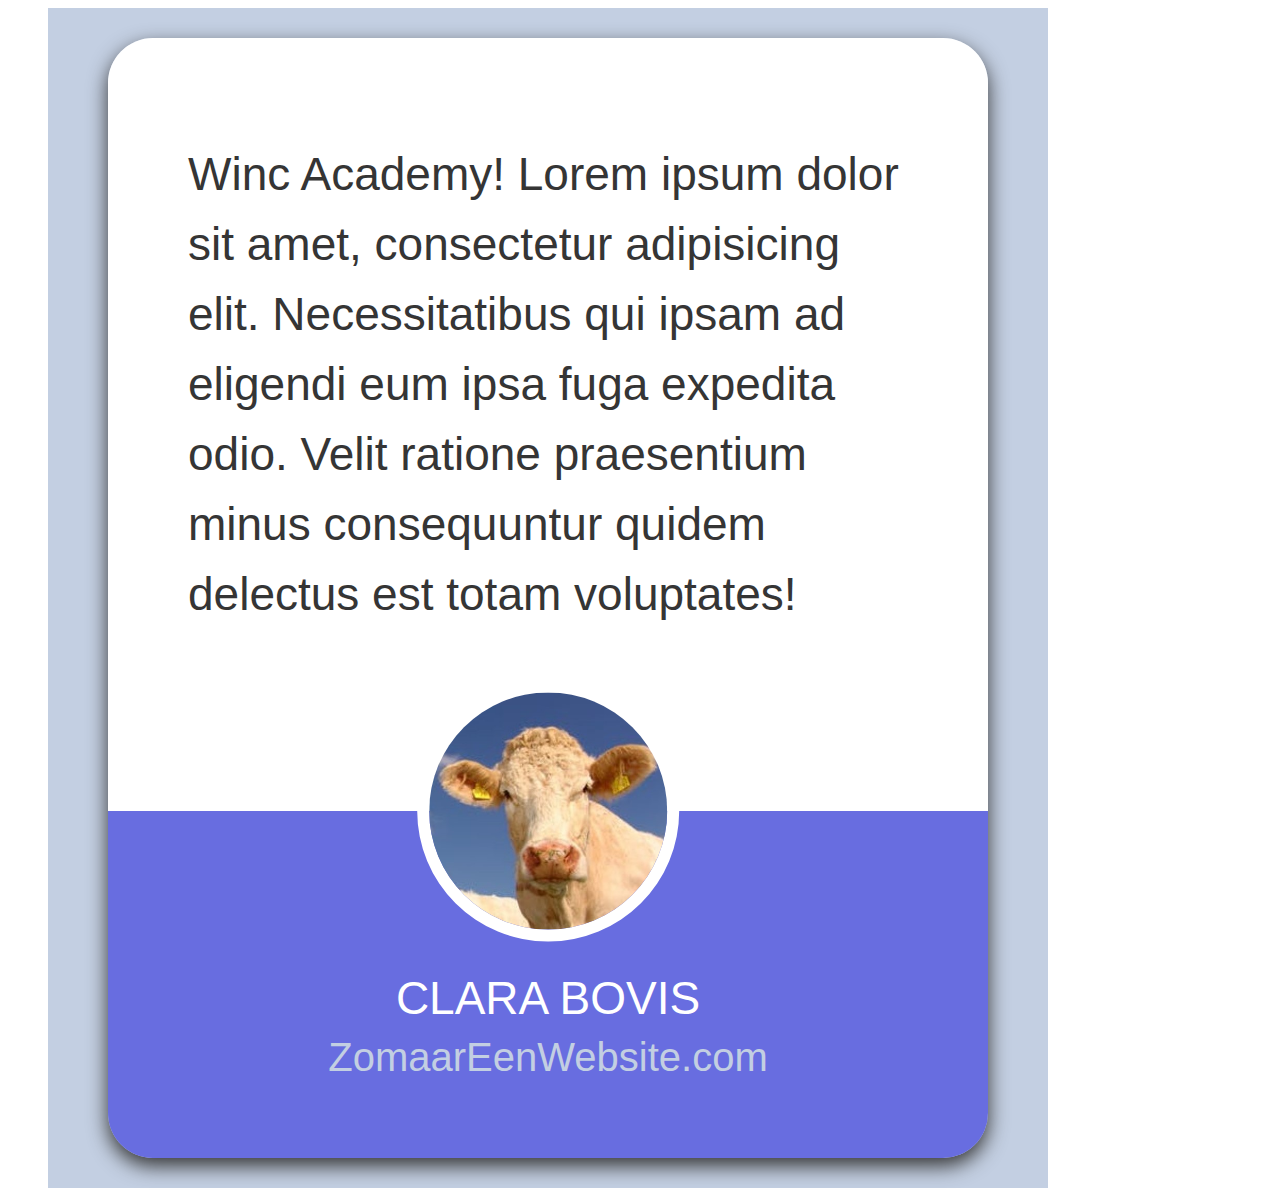
<file: opdracht18_eindopdracht2-1/index.html>
<!DOCTYPE html>
<html lang="en">

<head>
    <meta charset="UTF-8">
    <meta name="viewport" content="width=device-width, initial-scale=1.0">
    <link rel="stylesheet" type="text/css" href="./styles/style.css" />
    <title>Card</title>
</head>

<body>
    <main>
        <div class="card">
            <div class="card__header">
                <h1 class="card__text">Winc Academy! Lorem ipsum dolor sit amet, consectetur adipisicing elit. Necessitatibus qui ipsam ad
                    eligendi eum ipsa fuga expedita odio. Velit ratione praesentium minus consequuntur quidem delectus
                    est
                    totam voluptates!</h1>
            </div>
            <img class="card__img" src="./pictures/CFO.jpg" alt="pasfoto">
            <div class="card__about">
                <h2 class="card__name">Clara Bovis</h2>
                <a class="card__website" href="#">ZomaarEenWebsite.com</a>
            </div>
        </div>
    </main>
</body>

</html>
</file>
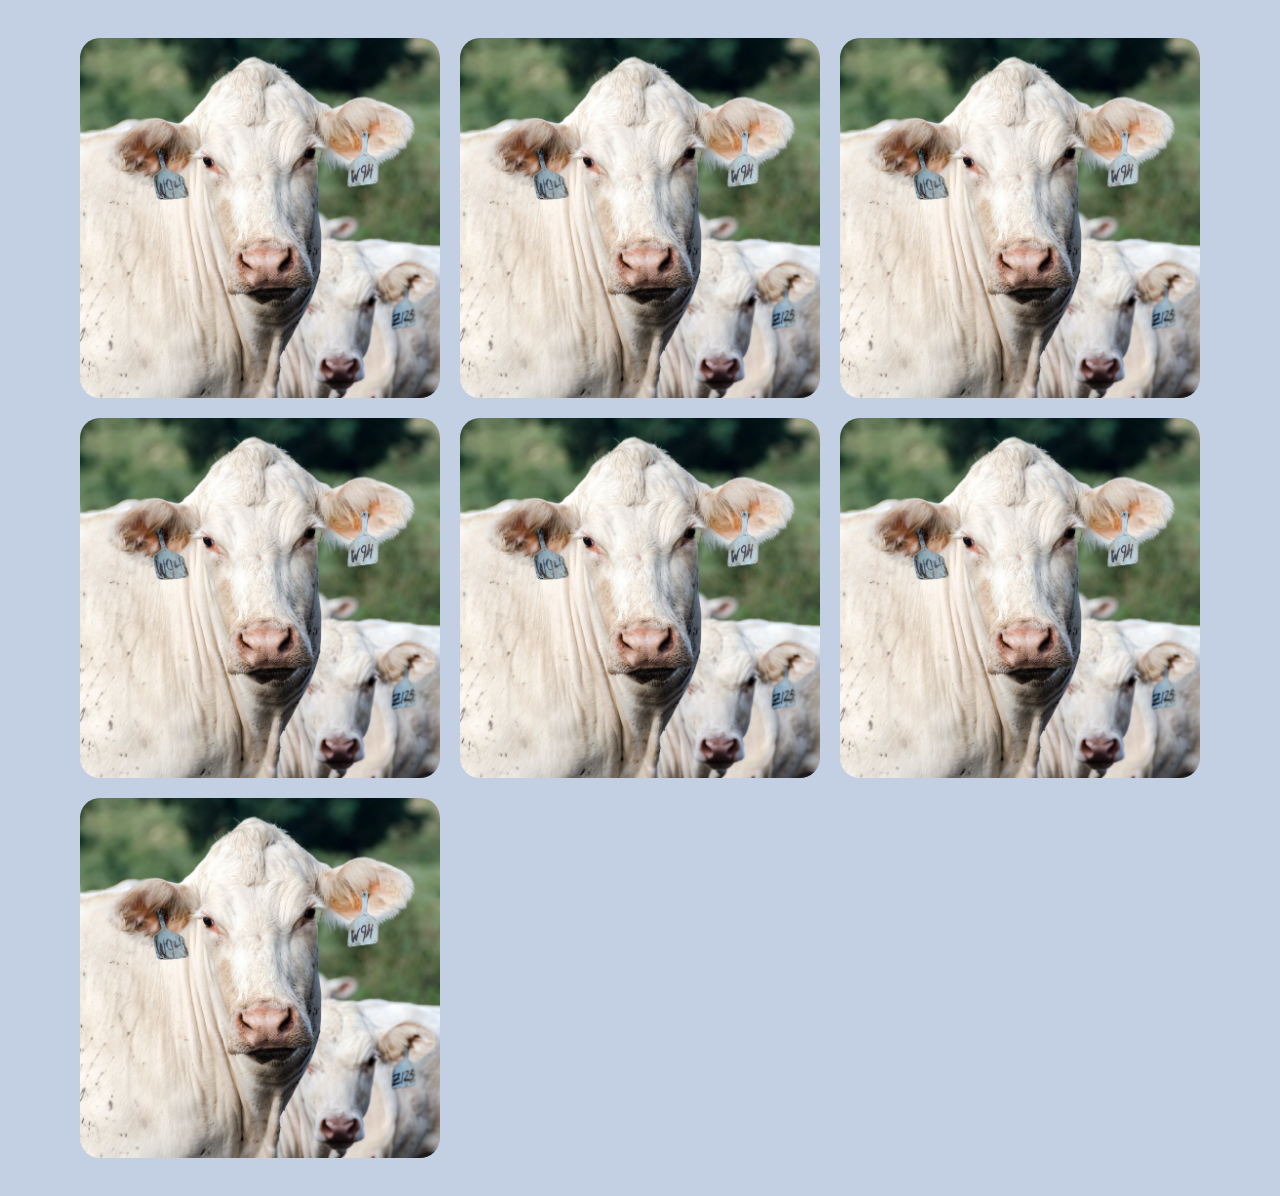
<file: opdracht18_eindopdracht2-2/index.html>
<!DOCTYPE html>
<html lang="en">

<head>
    <meta charset="UTF-8">
    <meta name="viewport" content="width=device-width, initial-scale=1.0">
    <link rel="stylesheet" type="text/css" href="./styles/style.css" />
    <title>Grid</title>
</head>

<body>
    <div class="pic-container">
        <div class="pic-container__item">
            <img class="pic-container__img" src="./pictures/witte koe.jpeg" alt="cow">
            <button class="pic-container__button">Read More</button>
        </div>
        <div class="pic-container__item">
            <img class="pic-container__img" src="./pictures/witte koe.jpeg" alt="cow">
            <button class="pic-container__button">Read More</button>
        </div>
        <div class="pic-container__item">
            <img class="pic-container__img" src="./pictures/witte koe.jpeg" alt="cow">
            <button class="pic-container__button">Read More</button>
        </div>
        <div class="pic-container__item">
            <img class="pic-container__img" src="./pictures/witte koe.jpeg" alt="cow">
            <button class="pic-container__button">Read More</button>
        </div>
        <div class="pic-container__item">
            <img class="pic-container__img" src="./pictures/witte koe.jpeg" alt="cow">
            <button class="pic-container__button">Read More</button>
        </div>
        <div class="pic-container__item">
            <img class="pic-container__img" src="./pictures/witte koe.jpeg" alt="cow">
            <button class="pic-container__button">Read More</button>
        </div>
        <div class="pic-container__item">
            <img class="pic-container__img" src="./pictures/witte koe.jpeg" alt="cow">
            <button class="pic-container__button">Read More</button>
        </div>
    </div>
</body>

</html>
</file>
<file: opdracht18_eindopdracht2-1/styles/style.css>
main {
  background-color: #c3cfe2;
  display: -webkit-box;
  display: -ms-flexbox;
  display: flex;
  margin-left: 40px;
  height: 1180px;
  width: 1000px;
}

.card {
  font-family: 'Gill Sans', 'Gill Sans MT', Calibri, 'Trebuchet MS', sans-serif;
  display: -webkit-box;
  display: -ms-flexbox;
  display: flex;
  -webkit-box-orient: vertical;
  -webkit-box-direction: normal;
      -ms-flex-direction: column;
          flex-direction: column;
  position: relative;
  overflow: hidden;
  height: 1120px;
  width: 880px;
  margin: 30px auto;
  border-radius: 45px;
  -webkit-box-shadow: 0px 8px 20px #353535;
          box-shadow: 0px 8px 20px #353535;
}

.card__header {
  background-color: #fff;
  height: 69%;
}

.card__text {
  color: #353535;
  font-weight: 500;
  font-size: 46px;
  line-height: 70px;
  padding: 70px 80px;
}

.card__img {
  position: absolute;
  width: 27%;
  top: 69%;
  left: 50%;
  -webkit-transform: translate(-50%, -50%);
          transform: translate(-50%, -50%);
  border: solid #fff 12px;
  border-radius: 50%;
}

.card__about {
  background-color: #686de0;
  height: 31%;
}

.card__name {
  font-size: 46px;
  color: #fff;
  font-weight: 500;
  text-transform: uppercase;
  text-align: center;
  margin: 160px 0 10px;
}

.card__website {
  display: block;
  font-size: 40px;
  color: #c3cfe2;
  text-decoration: none;
  text-align: center;
}
/*# sourceMappingURL=style.css.map */
</file>
<file: opdracht18_eindopdracht2-2/styles/style.css>
body {
  background: #c3cfe2;
}

.pic-container {
  display: -ms-grid;
  display: grid;
  max-width: 1120px;
  -ms-grid-columns: (1fr)[1];
      grid-template-columns: repeat(1, 1fr);
  grid-gap: 20px;
  margin: 0px auto;
  padding: 30px;
}

.pic-container__item {
  position: relative;
  border-radius: 20px;
  overflow: hidden;
  -webkit-transition: background .5s;
  transition: background .5s;
}

.pic-container__item:hover {
  background: #302d2d;
}

.pic-container__item:hover img {
  opacity: 0;
}

.pic-container__item:hover button {
  opacity: 1;
}

.pic-container__img {
  display: block;
  max-width: 100%;
  -webkit-transition: opacity .5s;
  transition: opacity .5s;
}

.pic-container__button {
  position: absolute;
  top: 50%;
  left: 50%;
  -webkit-transform: translate(-50%, -50%);
          transform: translate(-50%, -50%);
  opacity: 0;
  -webkit-transition: opacity .5s;
  transition: opacity .5s;
}

@media (min-width: 720px) {
  .pic-container {
    -ms-grid-columns: (1fr)[2];
        grid-template-columns: repeat(2, 1fr);
  }
}

@media (min-width: 970px) {
  .pic-container {
    -ms-grid-columns: (1fr)[3];
        grid-template-columns: repeat(3, 1fr);
  }
}
/*# sourceMappingURL=style.css.map */
</file>
